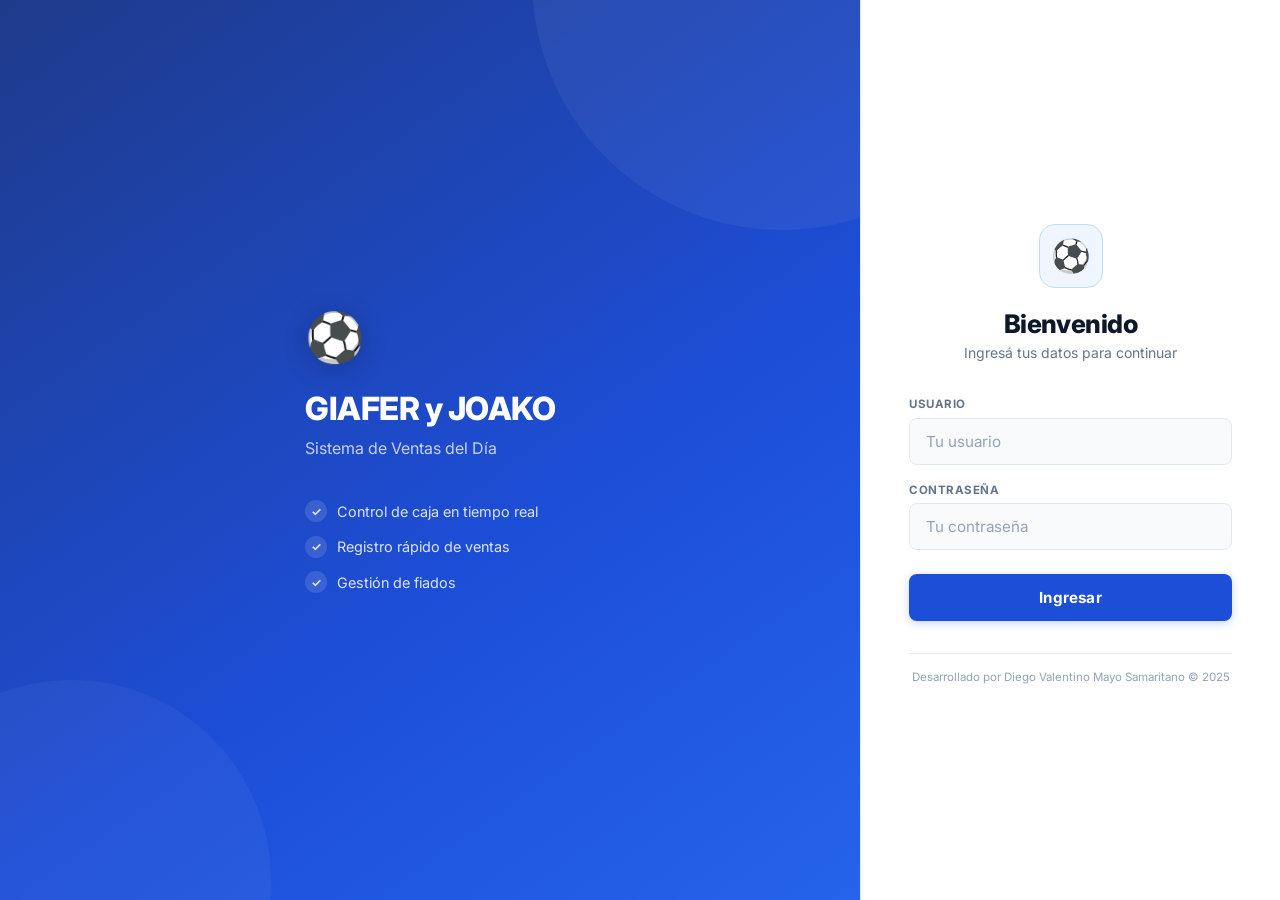
<file: index.html>
<!DOCTYPE html>
<html lang="es">
<head>
  <meta charset="UTF-8">
  <meta name="viewport" content="width=device-width, initial-scale=1.0">
  <title>GIAFER y JOAKO — Tablero de Caja</title>
  <link rel="preconnect" href="https://fonts.googleapis.com">
  <link rel="preconnect" href="https://fonts.gstatic.com" crossorigin>
  <link href="https://fonts.googleapis.com/css2?family=Inter:wght@400;500;600;700;800&display=swap" rel="stylesheet">
  <link rel="stylesheet" href="css/index.css">
</head>
<body>

  <!-- ═══════════════════════════════════════════════════════
       BARRA DE NAVEGACIÓN PRINCIPAL (compartida en todas las páginas)
       ═══════════════════════════════════════════════════════ -->
  <nav class="navbar" role="navigation" aria-label="Navegación principal">
    <div class="navbar-brand">
      <span aria-hidden="true">🛖</span>
      <span>GIAFER y JOAKO</span>
    </div>

    <!-- Botón hamburguesa para móvil -->
    <button
      id="navToggle"
      class="nav-toggle"
      aria-label="Abrir menú"
      aria-expanded="false"
      aria-controls="navbarMenu"
    >☰</button>

    <!-- Menú de navegación (se despliega en móvil) -->
    <div id="navbarMenu" class="navbar-menu">
      <a href="index.html"  class="nav-link"> Caja</a>
      <a href="ventas.html" class="nav-link"> Ventas</a>
      <a href="deudas.html" class="nav-link"> Fiados</a>
      <button id="logoutBtn" class="btn-logout"> Salir</button>
    </div>
  </nav>

  <!-- ═══════════════════════════════════════════════════════
       CONTENIDO PRINCIPAL
       ═══════════════════════════════════════════════════════ -->
  <main class="main-content" id="dashboardSection">

    <header class="page-header">
      <h2 class="page-title">Tablero de Caja</h2>
      <p class="page-subtitle">
        Resumen en tiempo real de los ingresos del Dia Sabado.
      </p>
    </header>

    <!-- ─── GRID DE BILLETERAS ─── -->
    <!-- Cada tarjeta muestra el total acumulado por método de pago -->
    <section class="wallets-grid" aria-label="Resumen de billeteras">

      <!-- Efectivo -->
      <div class="wallet-card wallet-card--efectivo">
        <div class="wallet-icon"><img src="img/sol.png" alt="Soles" style="width: 80px;"></div>
        <div class="wallet-info">
          <p class="wallet-amount" id="walletEfectivo">S/ 0.00</p>
        </div>
      </div>

      <!-- Yape -->
      <div class="wallet-card wallet-card--yape">
        <div class="wallet-icon"> <img src="img/yape.png" alt="Yape" style="width: 80px;"></div>
        <div class="wallet-info">
          <p class="wallet-amount" id="walletYape">S/ 0.00</p>
        </div>
      </div>

      <!-- Plin -->
      <div class="wallet-card wallet-card--plin">
        <div class="wallet-icon"><img src="img/plin.png" alt="PLIN" style="width: 80px;"></div>
        <div class="wallet-info">
          <p class="wallet-amount" id="walletPlin">S/ 0.00</p>
        </div>
      </div>

      <!-- Por Cobrar (fiados pendientes) -->
      <div class="wallet-card wallet-card--receivable">
        <div class="wallet-icon"><img src="img/deuda.png" alt="Deuda" style="width: 80px;"></div>
        <div class="wallet-info">
          <p class="wallet-amount" id="walletReceivable">S/ 0.00</p>
        </div>
      </div>

    </section>

    <!-- ─── BARRA DE TOTALES ─── -->
    <section class="totals-bar" aria-label="Total de caja">
      <div class="totals-bar-inner">
        <div class="total-block">
          <span class="total-label"><img src="img/sol.png" alt="Soles" style="width: 15px;"> Monto Total </span>
          <span class="total-amount" id="walletTotal">S/ 0.00</span>
        </div>
        <div class="total-block total-block--secondary">
          <span class="total-label">📦 Movimientos</span>
          <span class="total-amount" id="txCount">0 ventas</span>
        </div>
      </div>
    </section>

    <!-- ─── BOTÓN DE CIERRE DE CAJA ─── -->
    <section class="cierre-section">
      <button id="closeCajaBtn" class="btn-cierre" aria-label="Cerrar caja del día">
        Cerrar Caja 
      </button>
      <p class="cierre-hint">
        Muestra el resumen final y resetea las billeteras para una nueva jornada.
        Los fiados pendientes se conservan.
      </p>
    </section>

    <!-- ─── HISTORIAL DE MOVIMIENTOS ─── -->
    <section class="historial-section" aria-label="Historial de movimientos">
      <h3 class="section-title">Historial de Movimientos</h3>
      <!-- app.js → renderTransactionHistory() llenará este contenedor -->
      <div id="historialContainer" class="historial-list">
        <p class="empty-msg">📭 No hay movimientos en esta sesión.</p>
      </div>
    </section>

  </main><!-- /main-content -->

  <script src="js/app.js"></script>
</body>
</html>
</file>
<file: css/index.css>
/* ============================================================
   GIAFER y JOAKO — index.css  |  Light Mode
   ============================================================ */

@import url('https://fonts.googleapis.com/css2?family=Inter:wght@400;500;600;700;800&display=swap');

:root {
  --bg:           #F8FAFC;
  --surface:      #FFFFFF;
  --surface-2:    #F1F5F9;
  --border:       #E2E8F0;
  --border-2:     #CBD5E1;
  --accent:       #1D4ED8;
  --accent-h:     #1E40AF;
  --accent-lt:    #EFF6FF;
  --t1:           #0F172A;
  --t2:           #64748B;
  --t3:           #94A3B8;
  --color-efectivo:   #059669;
  --color-yape:       #7C3AED;
  --color-plin:       #2563EB;
  --color-fiado:      #D97706;
  --color-success:    #059669;
  --color-warning:    #D97706;
  --color-danger:     #DC2626;
  --color-info:       #2563EB;
  --radius:       14px;
  --radius-sm:    9px;
  --radius-xs:    6px;
  --shadow:       0 1px 3px rgba(0,0,0,.05), 0 4px 16px rgba(0,0,0,.06);
  --shadow-focus: 0 0 0 3px rgba(29,78,216,.15);
  --navbar-height: 60px;
}

*, *::before, *::after { box-sizing: border-box; margin: 0; padding: 0; }

body {
  font-family:  'Inter', system-ui, sans-serif;
  background:   var(--bg);
  color:        var(--t1);
  min-height:   100vh;
  -webkit-tap-highlight-color: transparent;
}

/* ── NAVBAR ── */
.navbar {
  position:        sticky;
  top:             0;
  z-index:         100;
  height:          var(--navbar-height);
  display:         flex;
  align-items:     center;
  justify-content: space-between;
  padding:         0 1.5rem;
  background:      rgba(255,255,255,.95);
  backdrop-filter: blur(12px);
  -webkit-backdrop-filter: blur(12px);
  border-bottom:   1px solid var(--border);
  box-shadow:      0 1px 0 var(--border);
}

.navbar-brand {
  display:     flex;
  align-items: center;
  gap:         .5rem;
  font-size:   1rem;
  font-weight: 700;
  color:       var(--t1);
  letter-spacing: -.2px;
  white-space: nowrap;
}

.nav-toggle {
  display:       none;
  background:    none;
  border:        1px solid var(--border);
  border-radius: var(--radius-xs);
  color:         var(--t2);
  font-size:     1.1rem;
  padding:       .3rem .6rem;
  cursor:        pointer;
}

.navbar-menu { display: flex; align-items: center; gap: .15rem; }

.nav-link {
  display:         inline-block;
  padding:         .4rem .85rem;
  border-radius:   var(--radius-xs);
  color:           var(--t2);
  text-decoration: none;
  font-size:       .875rem;
  font-weight:     500;
  transition:      color .15s, background .15s;
}
.nav-link:hover  { color: var(--t1); background: var(--surface-2); }
.nav-link.active { color: var(--accent); background: var(--accent-lt); font-weight: 600; }

.btn-logout {
  margin-left:   .5rem;
  padding:       .4rem .85rem;
  background:    transparent;
  border:        1px solid var(--border-2);
  border-radius: var(--radius-xs);
  color:         var(--t2);
  font-size:     .82rem;
  font-family:   inherit;
  cursor:        pointer;
  transition:    all .15s;
}
.btn-logout:hover { border-color: var(--color-danger); color: var(--color-danger); }

@media (max-width: 600px) {
  .nav-toggle { display: block; }
  .navbar-menu {
    display:        none;
    position:       absolute;
    top:            var(--navbar-height);
    left: 0; right: 0;
    background:     #fff;
    border-bottom:  1px solid var(--border);
    flex-direction: column;
    align-items:    stretch;
    padding:        .6rem;
    gap:            .15rem;
    box-shadow:     0 8px 24px rgba(0,0,0,.1);
  }
  .navbar-menu.open { display: flex; }
  .nav-link, .btn-logout { padding: .75rem 1rem; font-size: .9rem; margin: 0; text-align: left; }
}

/* ── LAYOUT ── */
.main-content {
  max-width: 900px;
  margin:    0 auto;
  padding:   2rem 1.5rem 4rem;
}

.page-header { margin-bottom: 1.75rem; }

.page-title {
  font-size:      1.65rem;
  font-weight:    800;
  color:          var(--t1);
  letter-spacing: -.4px;
}

.page-subtitle {
  font-size:  .875rem;
  color:      var(--t2);
  margin-top: .35rem;
  line-height: 1.5;
}

.section-title {
  font-size:      .78rem;
  font-weight:    700;
  color:          var(--t2);
  text-transform: uppercase;
  letter-spacing: .6px;
  margin-bottom:  1rem;
  padding-bottom: .75rem;
  border-bottom:  1px solid var(--border);
}

/* ── GRID BILLETERAS ── */
.wallets-grid {
  display:               grid;
  grid-template-columns: repeat(2, 1fr);
  gap:                   .85rem;
  margin-bottom:         1rem;
}

.wallet-card {
  display:        flex;
  align-items:    center;
  gap:            .9rem;
  background:     var(--surface);
  border:         1px solid var(--border);
  border-left:    4px solid var(--border);
  border-radius:  var(--radius);
  padding:        1.25rem 1rem;
  box-shadow:     var(--shadow);
  transition:     transform .15s, box-shadow .15s;
}
.wallet-card:hover { transform: translateY(-2px); box-shadow: 0 4px 20px rgba(0,0,0,.09); }

.wallet-card--efectivo   { border-left-color: var(--color-efectivo); }
.wallet-card--yape       { border-left-color: var(--color-yape); }
.wallet-card--plin       { border-left-color: var(--color-plin); }
.wallet-card--receivable { border-left-color: var(--color-fiado); }

.wallet-icon {
  flex-shrink: 0;
  line-height: 1;
}

.wallet-icon img {
  width:      56px !important;
  height:     56px;
  object-fit: contain;
}

.wallet-info { display: flex; flex-direction: column; gap: .15rem; min-width: 0; }

.wallet-label {
  font-size:      .7rem;
  color:          var(--t2);
  font-weight:    600;
  text-transform: uppercase;
  letter-spacing: .4px;
}

.wallet-amount {
  font-size:      1.4rem;
  font-weight:    800;
  color:          var(--t1);
  letter-spacing: -.5px;
  white-space:    nowrap;
}

/* ── BARRA TOTALES ── */
.totals-bar {
  background:    var(--surface);
  border:        1px solid var(--border);
  border-radius: var(--radius);
  padding:       1rem 1.25rem;
  margin-bottom: 1.25rem;
  box-shadow:    var(--shadow);
}

.totals-bar-inner {
  display:         flex;
  justify-content: space-between;
  align-items:     center;
  flex-wrap:       wrap;
  gap:             .75rem;
}

.total-block { display: flex; flex-direction: column; gap: .2rem; }

.total-label {
  font-size:   .78rem;
  color:       var(--t2);
  font-weight: 500;
  display:     flex;
  align-items: center;
  gap:         .35rem;
}

.total-label img { width: 14px !important; height: 14px; object-fit: contain; }

.total-amount {
  font-size:      1.5rem;
  font-weight:    800;
  color:          var(--color-success);
  letter-spacing: -.4px;
}

.total-block--secondary .total-amount {
  font-size:   1.1rem;
  font-weight: 700;
  color:       var(--t2);
}

/* ── CIERRE DE CAJA ── */
.cierre-section {
  text-align:    center;
  margin-bottom: 1.75rem;
}

.btn-cierre {
  padding:        .8rem 2rem;
  background:     transparent;
  border:         1.5px solid var(--color-warning);
  border-radius:  var(--radius-sm);
  color:          var(--color-warning);
  font-size:      .9rem;
  font-weight:    700;
  font-family:    inherit;
  cursor:         pointer;
  letter-spacing: .2px;
  transition:     all .15s;
}
.btn-cierre:hover  { background: var(--color-warning); color: #fff; }
.btn-cierre:active { transform: scale(.97); }

.cierre-hint {
  font-size:   .78rem;
  color:       var(--t3);
  margin-top:  .55rem;
  max-width:   400px;
  margin-left: auto;
  margin-right: auto;
  line-height: 1.5;
}

/* ── HISTORIAL ── */
.historial-section {
  background:    var(--surface);
  border:        1px solid var(--border);
  border-radius: var(--radius);
  padding:       1.25rem 1.25rem 1rem;
  box-shadow:    var(--shadow);
}

.historial-list {
  display:        flex;
  flex-direction: column;
  max-height:     500px;
  overflow-y:     auto;
  -webkit-overflow-scrolling: touch;
}

.historial-list::-webkit-scrollbar       { width: 4px; }
.historial-list::-webkit-scrollbar-track { background: transparent; }
.historial-list::-webkit-scrollbar-thumb { background: var(--border-2); border-radius: 4px; }

/* Fila de transacción */
.tx-item {
  display:       flex;
  align-items:   center;
  gap:           .85rem;
  padding:       .75rem .5rem;
  border-bottom: 1px solid var(--border);
  transition:    background .12s;
  border-radius: var(--radius-xs);
}
.tx-item:last-child  { border-bottom: none; }
.tx-item:hover       { background: var(--surface-2); }

.method-icon {
  width:      22px;
  height:     22px;
  object-fit: contain;
  display:    block;
}

.tx-badge {
  width:           38px;
  height:          38px;
  border-radius:   var(--radius-xs);
  display:         flex;
  align-items:     center;
  justify-content: center;
  flex-shrink:     0;
}

.method-efectivo { background: #D1FAE5; }
.method-yape     { background: #EDE9FE; }
.method-plin     { background: #DBEAFE; }
.method-fiado    { background: #FEF3C7; }

.tx-body { flex: 1; display: flex; flex-direction: column; gap: .1rem; min-width: 0; }

.tx-desc {
  font-size:     .9rem;
  color:         var(--t1);
  font-weight:   500;
  white-space:   nowrap;
  overflow:      hidden;
  text-overflow: ellipsis;
}

.tx-meta { font-size: .72rem; color: var(--t3); }

.tx-amount {
  font-size:   .95rem;
  font-weight: 700;
  flex-shrink: 0;
  white-space: nowrap;
}

.tx-amount--positive { color: var(--color-success); }
.tx-amount--fiado    { color: var(--color-fiado); }

.empty-msg {
  text-align: center;
  color:      var(--t3);
  font-size:  .875rem;
  padding:    2rem;
}

@media (max-width: 380px) {
  .wallet-amount    { font-size: 1.1rem; }
  .wallet-icon img  { width: 44px !important; }
  .wallet-card      { padding: .9rem .75rem; gap: .6rem; }
}
</file>
<file: css/deudas.css>
/* ============================================================
   GIAFER y JOAKO — deudas.css  |  Light Mode
   ============================================================ */

@import url('https://fonts.googleapis.com/css2?family=Inter:wght@400;500;600;700;800&display=swap');

:root {
  --bg:           #F8FAFC;
  --surface:      #FFFFFF;
  --surface-2:    #F1F5F9;
  --border:       #E2E8F0;
  --border-2:     #CBD5E1;
  --accent:       #1D4ED8;
  --accent-h:     #1E40AF;
  --accent-lt:    #EFF6FF;
  --t1:           #0F172A;
  --t2:           #64748B;
  --t3:           #94A3B8;
  --color-efectivo:   #059669;
  --color-yape:       #7C3AED;
  --color-plin:       #2563EB;
  --color-fiado:      #D97706;
  --color-success:    #059669;
  --color-warning:    #D97706;
  --color-danger:     #DC2626;
  --color-info:       #2563EB;
  --radius:       14px;
  --radius-sm:    9px;
  --radius-xs:    6px;
  --shadow:       0 1px 3px rgba(0,0,0,.05), 0 4px 16px rgba(0,0,0,.06);
  --shadow-focus: 0 0 0 3px rgba(29,78,216,.12);
  --navbar-height: 60px;
}

*, *::before, *::after { box-sizing: border-box; margin: 0; padding: 0; }

body {
  font-family:  'Inter', system-ui, sans-serif;
  background:   var(--bg);
  color:        var(--t1);
  min-height:   100vh;
  -webkit-tap-highlight-color: transparent;
}

/* ── NAVBAR ── */
.navbar {
  position:        sticky;
  top:             0;
  z-index:         100;
  height:          var(--navbar-height);
  display:         flex;
  align-items:     center;
  justify-content: space-between;
  padding:         0 1.5rem;
  background:      rgba(255,255,255,.95);
  backdrop-filter: blur(12px);
  -webkit-backdrop-filter: blur(12px);
  border-bottom:   1px solid var(--border);
}

.navbar-brand {
  display:     flex;
  align-items: center;
  gap:         .5rem;
  font-size:   1rem;
  font-weight: 700;
  color:       var(--t1);
  letter-spacing: -.2px;
  white-space: nowrap;
}

.nav-toggle {
  display:       none;
  background:    none;
  border:        1px solid var(--border);
  border-radius: var(--radius-xs);
  color:         var(--t2);
  font-size:     1.1rem;
  padding:       .3rem .6rem;
  cursor:        pointer;
  line-height:   1;
}

.navbar-menu { display: flex; align-items: center; gap: .15rem; }

.nav-link {
  display:         inline-block;
  padding:         .4rem .85rem;
  border-radius:   var(--radius-xs);
  color:           var(--t2);
  text-decoration: none;
  font-size:       .875rem;
  font-weight:     500;
  transition:      color .15s, background .15s;
}
.nav-link:hover  { color: var(--t1); background: var(--surface-2); }
.nav-link.active { color: var(--accent); background: var(--accent-lt); font-weight: 600; }

.btn-logout {
  margin-left:   .5rem;
  padding:       .4rem .85rem;
  background:    transparent;
  border:        1px solid var(--border-2);
  border-radius: var(--radius-xs);
  color:         var(--t2);
  font-size:     .82rem;
  font-family:   inherit;
  cursor:        pointer;
  transition:    all .15s;
}
.btn-logout:hover { border-color: var(--color-danger); color: var(--color-danger); }

@media (max-width: 600px) {
  .nav-toggle { display: block; }
  .navbar-menu {
    display:        none;
    position:       absolute;
    top:            var(--navbar-height);
    left: 0; right: 0;
    background:     #fff;
    border-bottom:  1px solid var(--border);
    flex-direction: column;
    align-items:    stretch;
    padding:        .6rem;
    gap:            .15rem;
    box-shadow:     0 8px 24px rgba(0,0,0,.1);
  }
  .navbar-menu.open { display: flex; }
  .nav-link, .btn-logout { padding: .75rem 1rem; font-size: .9rem; margin: 0; text-align: left; }
}

/* ── LAYOUT ── */
.main-content {
  max-width: 820px;
  margin:    0 auto;
  padding:   2rem 1.5rem 4rem;
}

.page-header { margin-bottom: 1.75rem; }

.page-title {
  font-size:      1.65rem;
  font-weight:    800;
  color:          var(--t1);
  letter-spacing: -.4px;
}

.page-subtitle {
  font-size:  .875rem;
  color:      var(--t2);
  margin-top: .35rem;
  line-height: 1.5;
}

.section-title {
  font-size:      .78rem;
  font-weight:    700;
  color:          var(--t2);
  text-transform: uppercase;
  letter-spacing: .6px;
  margin-bottom:  1rem;
  padding-bottom: .7rem;
  border-bottom:  1px solid var(--border);
}

.section-hint { font-size: .75rem; font-weight: 400; color: var(--t3); }

/* ── FORMULARIO NUEVO DEUDOR ── */
.form-section {
  background:    var(--surface);
  border:        1px solid var(--border);
  border-radius: var(--radius);
  padding:       1.5rem;
  margin-bottom: 1.25rem;
  box-shadow:    var(--shadow);
}

.form-row {
  display:     flex;
  align-items: flex-end;
  gap:         .75rem;
}

.form-group--grow { flex: 1; }

.form-group {
  display:        flex;
  flex-direction: column;
  gap:            .4rem;
}

.form-group label {
  font-size:      .7rem;
  font-weight:    700;
  color:          var(--t2);
  text-transform: uppercase;
  letter-spacing: .5px;
}

.form-group input {
  width:         100%;
  padding:       .8rem 1rem;
  background:    var(--surface-2);
  border:        1.5px solid var(--border);
  border-radius: var(--radius-sm);
  color:         var(--t1);
  font-size:     .95rem;
  font-family:   inherit;
  outline:       none;
  transition:    border-color .15s, box-shadow .15s;
}
.form-group input::placeholder { color: var(--t3); }
.form-group input:focus {
  border-color: var(--accent);
  background:   #fff;
  box-shadow:   var(--shadow-focus);
}

.btn-add-debtor {
  padding:       .8rem 1.4rem;
  background:    var(--accent);
  border:        none;
  border-radius: var(--radius-sm);
  color:         #fff;
  font-size:     .9rem;
  font-weight:   700;
  font-family:   inherit;
  cursor:        pointer;
  white-space:   nowrap;
  flex-shrink:   0;
  transition:    background .15s, transform .12s;
  box-shadow:    0 2px 8px rgba(29,78,216,.2);
}
.btn-add-debtor:hover  { background: var(--accent-h); }
.btn-add-debtor:active { transform: scale(.97); }

@media (max-width: 520px) {
  .form-row { flex-direction: column; align-items: stretch; }
  .btn-add-debtor { width: 100%; }
}

/* ── LISTA DEUDORES ── */
.debtors-list { display: flex; flex-direction: column; gap: .85rem; }

/* ── TARJETA DEUDOR ── */
.debtor-card {
  background:        var(--surface);
  border:            1px solid var(--border);
  border-left:       4px solid var(--border);
  border-radius:     var(--radius);
  padding:           1.25rem;
  box-shadow:        var(--shadow);
}

.debtor-card--active { border-left-color: var(--color-fiado); }
.debtor-card--clear  { border-left-color: var(--color-success); }

.debtor-card-header {
  display:         flex;
  justify-content: space-between;
  align-items:     flex-start;
  gap:             .75rem;
  margin-bottom:   1rem;
}

.debtor-id-block { flex: 1; min-width: 0; }

.debtor-card-name {
  font-size:     1.05rem;
  font-weight:   700;
  color:         var(--t1);
  white-space:   nowrap;
  overflow:      hidden;
  text-overflow: ellipsis;
}

.debtor-card-since { font-size: .72rem; color: var(--t3); margin-top: .15rem; }

.debtor-card-balance {
  flex-shrink:   0;
  text-align:    right;
  font-size:     .85rem;
  border-radius: var(--radius-sm);
  padding:       .4rem .75rem;
}

.balance--active {
  background: #FEF3C7;
  color:      var(--color-fiado);
  border:     1px solid #FDE68A;
  line-height: 1.4;
}
.balance--active strong { display: block; font-size: 1rem; font-weight: 800; }

.balance--clear {
  background: #D1FAE5;
  color:      var(--color-success);
  border:     1px solid #A7F3D0;
  font-weight: 600;
}

/* ── FORMULARIO DE ABONO ── */
.payment-form {
  background:    var(--surface-2);
  border:        1px solid var(--border);
  border-radius: var(--radius-sm);
  padding:       1rem;
  margin-bottom: 1rem;
}

.payment-form-title {
  font-size:     .82rem;
  font-weight:   600;
  color:         var(--t2);
  margin-bottom: .75rem;
}

.payment-form-row {
  display:               grid;
  grid-template-columns: 1fr 1fr;
  gap:                   .75rem;
  margin-bottom:         .75rem;
}

.form-field { display: flex; flex-direction: column; gap: .35rem; }

.form-field label {
  font-size:      .7rem;
  font-weight:    700;
  color:          var(--t2);
  text-transform: uppercase;
  letter-spacing: .3px;
}

.input-payment {
  width:         100%;
  padding:       .7rem .9rem;
  background:    #fff;
  border:        1.5px solid var(--border);
  border-radius: var(--radius-sm);
  color:         var(--t1);
  font-size:     .95rem;
  font-family:   inherit;
  outline:       none;
  transition:    border-color .15s, box-shadow .15s;
}
.input-payment::placeholder { color: var(--t3); }
.input-payment:focus {
  border-color: var(--color-efectivo);
  box-shadow:   0 0 0 3px rgba(5,150,105,.12);
}

/* Method picker (abono) */
.method-picker { display: flex; gap: .5rem; }

.method-btn {
  display:        flex;
  flex-direction: column;
  align-items:    center;
  gap:            4px;
  padding:        .5rem .65rem;
  border:         1.5px solid var(--border-2);
  border-radius:  var(--radius-sm);
  background:     #fff;
  color:          var(--t2);
  cursor:         pointer;
  font-size:      .68rem;
  font-weight:    600;
  font-family:    inherit;
  transition:     all .15s;
  flex:           1;
}
.method-btn img { width: 26px; height: 26px; object-fit: contain; }
.method-btn:hover { border-color: var(--accent); color: var(--accent); }
.method-btn--active {
  border-color: var(--accent);
  background:   var(--accent-lt);
  color:        var(--accent);
}

.btn-pay {
  width:          100%;
  padding:        .8rem;
  background:     var(--color-success);
  border:         none;
  border-radius:  var(--radius-sm);
  color:          #fff;
  font-size:      .9rem;
  font-weight:    700;
  font-family:    inherit;
  cursor:         pointer;
  transition:     background .15s, transform .12s;
}
.btn-pay:hover  { background: #047857; }
.btn-pay:active { transform: scale(.98); }

/* ── HISTORIAL ABONOS ── */
.abonos-history {
  border-top:    1px solid var(--border);
  padding-top:   .9rem;
  margin-bottom: .9rem;
}

.history-label {
  font-size:      .68rem;
  font-weight:    700;
  color:          var(--t3);
  text-transform: uppercase;
  letter-spacing: .4px;
  margin-bottom:  .5rem;
}

.abono-row {
  display:       flex;
  align-items:   center;
  gap:           .6rem;
  padding:       .45rem 0;
  border-bottom: 1px solid var(--border);
  font-size:     .82rem;
}
.abono-row:last-child { border-bottom: none; }

.method-icon {
  width:  18px;
  height: 18px;
  object-fit: contain;
  display: inline-block;
  vertical-align: middle;
}

.abono-method { color: var(--t2); flex-shrink: 0; min-width: 80px; display: flex; align-items: center; gap: .3rem; }
.abono-amount { font-weight: 700; color: var(--color-success); flex-shrink: 0; }
.abono-date   { color: var(--t3); font-size: .72rem; margin-left: auto; text-align: right; }

/* ── PIE TARJETA ── */
.debtor-card-footer {
  display:         flex;
  justify-content: flex-end;
  border-top:      1px solid var(--border);
  padding-top:     .85rem;
  margin-top:      .25rem;
}

.btn-delete-debtor {
  padding:       .4rem .85rem;
  background:    transparent;
  border:        1px solid var(--border-2);
  border-radius: var(--radius-xs);
  color:         var(--t3);
  font-size:     .78rem;
  font-family:   inherit;
  cursor:        pointer;
  transition:    all .15s;
}
.btn-delete-debtor:hover { border-color: var(--color-danger); color: var(--color-danger); }

/* ── ESTADO VACÍO ── */
.empty-msg {
  text-align:    center;
  color:         var(--t3);
  font-size:     .875rem;
  padding:       2.5rem;
  background:    var(--surface);
  border:        1px solid var(--border);
  border-radius: var(--radius);
}

.hidden { display: none !important; }

/* ── RESPONSIVE ── */
@media (max-width: 520px) {
  .payment-form-row { grid-template-columns: 1fr; }
  .debtor-card-header { flex-direction: column; }
  .debtor-card-balance { align-self: flex-start; }
  .debtor-card-name { white-space: normal; }
}
</file>
<file: css/login.css>
/* ============================================================
   GIAFER y JOAKO — login.css  |  Light Mode
   ============================================================ */

@import url('https://fonts.googleapis.com/css2?family=Inter:wght@400;500;600;700;800&display=swap');

:root {
  --accent:     #1D4ED8;
  --accent-h:   #1E40AF;
  --accent-lt:  #EFF6FF;
  --t1:         #0F172A;
  --t2:         #64748B;
  --t3:         #94A3B8;
  --border:     #E2E8F0;
  --red:        #DC2626;
  --red-bg:     #FEF2F2;
  --r:          12px;
  --r-sm:       8px;
}

*, *::before, *::after { box-sizing: border-box; margin: 0; padding: 0; }

body {
  font-family: 'Inter', system-ui, sans-serif;
  min-height:  100vh;
  display:     flex;
  background:  #F8FAFC;
  color:       var(--t1);
  -webkit-tap-highlight-color: transparent;
}

/* ── PANTALLA SPLIT ── */
.login-screen {
  display:   flex;
  width:     100%;
  min-height: 100vh;
  animation: fadeIn .4s ease both;
}

@keyframes fadeIn {
  from { opacity: 0; transform: translateY(10px); }
  to   { opacity: 1; transform: translateY(0); }
}

/* ── PANEL IZQUIERDO ── */
.login-panel {
  flex:       1;
  display:    flex;
  align-items: center;
  justify-content: center;
  background:  linear-gradient(145deg, #1e3a8a 0%, #1D4ED8 60%, #2563EB 100%);
  padding:     3rem 2.5rem;
  position:    relative;
  overflow:    hidden;
}

.login-panel::before {
  content:   '';
  position:  absolute;
  top:       -30%;
  right:     -20%;
  width:     500px;
  height:    500px;
  border-radius: 50%;
  background: rgba(255,255,255,.05);
  pointer-events: none;
}

.login-panel::after {
  content:   '';
  position:  absolute;
  bottom:    -20%;
  left:      -15%;
  width:     400px;
  height:    400px;
  border-radius: 50%;
  background: rgba(255,255,255,.04);
  pointer-events: none;
}

.login-panel-inner {
  position: relative;
  z-index:  1;
  color:    #fff;
  max-width: 340px;
}

.login-panel-logo {
  font-size:    3rem;
  margin-bottom: 1.5rem;
  display:      block;
  filter: drop-shadow(0 4px 12px rgba(0,0,0,.2));
}

.login-panel-title {
  font-size:      2rem;
  font-weight:    800;
  letter-spacing: -.5px;
  margin-bottom:  .5rem;
  line-height:    1.2;
}

.login-panel-sub {
  font-size:    1rem;
  opacity:      .75;
  margin-bottom: 2.5rem;
  line-height:  1.5;
}

.login-panel-features {
  list-style: none;
  display:    flex;
  flex-direction: column;
  gap:        .85rem;
}

.login-panel-features li {
  font-size:   .9rem;
  opacity:     .85;
  display:     flex;
  align-items: center;
  gap:         .65rem;
}

.login-panel-features li::before {
  content:      '✓';
  display:      inline-flex;
  align-items:  center;
  justify-content: center;
  width:        22px;
  height:       22px;
  border-radius: 50%;
  background:   rgba(255,255,255,.15);
  font-size:    .75rem;
  font-weight:  700;
  flex-shrink:  0;
}

/* ── PANEL DERECHO: FORMULARIO ── */
.login-card {
  width:           420px;
  min-width:       380px;
  flex-shrink:     0;
  display:         flex;
  flex-direction:  column;
  justify-content: center;
  padding:         3rem 3rem 2.5rem;
  background:      #fff;
  border-left:     1px solid var(--border);
}

/* ── HERO ── */
.login-hero {
  margin-bottom: 2.25rem;
  text-align:    center;
}

.login-logo-wrap {
  display:         inline-flex;
  align-items:     center;
  justify-content: center;
  width:           64px;
  height:          64px;
  border-radius:   16px;
  background:      var(--accent-lt);
  border:          1px solid #BFDBFE;
  margin-bottom:   1.25rem;
}

.login-logo { font-size: 2rem; line-height: 1; }

.login-title {
  font-size:      1.6rem;
  font-weight:    800;
  color:          var(--t1);
  letter-spacing: -.4px;
}

.login-subtitle {
  font-size:  .875rem;
  color:      var(--t2);
  margin-top: .35rem;
}

/* ── FORM ── */
.login-form { text-align: left; }

.form-group {
  margin-bottom: 1.1rem;
  display:       flex;
  flex-direction: column;
  gap:           .4rem;
}

.form-group label {
  font-size:      .72rem;
  font-weight:    700;
  color:          var(--t2);
  text-transform: uppercase;
  letter-spacing: .5px;
}

.form-group input {
  width:         100%;
  padding:       .825rem 1rem;
  background:    #F8FAFC;
  border:        1.5px solid var(--border);
  border-radius: var(--r-sm);
  color:         var(--t1);
  font-size:     .95rem;
  font-family:   inherit;
  outline:       none;
  transition:    border-color .15s, box-shadow .15s, background .15s;
}

.form-group input::placeholder { color: var(--t3); }

.form-group input:focus {
  border-color: var(--accent);
  background:   #fff;
  box-shadow:   0 0 0 3px rgba(29,78,216,.12);
}

.form-group input:-webkit-autofill,
.form-group input:-webkit-autofill:focus {
  -webkit-box-shadow: 0 0 0 100px #F8FAFC inset;
  -webkit-text-fill-color: var(--t1);
}

/* ── ERROR ── */
.error-msg {
  display:       flex;
  align-items:   center;
  gap:           .45rem;
  background:    var(--red-bg);
  border:        1px solid #FECACA;
  border-radius: var(--r-sm);
  color:         var(--red);
  font-size:     .82rem;
  padding:       .65rem .9rem;
  margin-bottom: 1rem;
  line-height:   1.4;
  animation:     errorIn .25s ease;
}

.error-msg::before { content: '⚠'; font-size: .9rem; }

@keyframes errorIn {
  from { opacity: 0; transform: translateY(-4px); }
  to   { opacity: 1; transform: translateY(0); }
}

.hidden { display: none !important; }

/* ── BOTÓN ── */
.btn-login {
  width:          100%;
  padding:        .9rem;
  background:     var(--accent);
  border:         none;
  border-radius:  var(--r-sm);
  color:          #fff;
  font-size:      .95rem;
  font-weight:    700;
  font-family:    inherit;
  letter-spacing: .2px;
  cursor:         pointer;
  margin-top:     .35rem;
  transition:     background .15s, transform .12s, box-shadow .15s;
  box-shadow:     0 2px 8px rgba(29,78,216,.25);
}

.btn-login:hover  { background: var(--accent-h); box-shadow: 0 4px 16px rgba(29,78,216,.35); }
.btn-login:active { transform: scale(.98); }

/* shake */
@keyframes shake {
  0%,100% { transform: translateX(0); }
  20%      { transform: translateX(-6px); }
  40%      { transform: translateX(6px); }
  60%      { transform: translateX(-4px); }
  80%      { transform: translateX(4px); }
}
.shake { animation: shake .45s ease; }

/* ── FOOTER ── */
.login-footer {
  margin-top:  2rem;
  font-size:   .72rem;
  color:       var(--t3);
  border-top:  1px solid var(--border);
  padding-top: 1rem;
  text-align:  center;
}

/* ── RESPONSIVE ── */
@media (max-width: 700px) {
  .login-panel { display: none; }
  .login-card  {
    width:     100%;
    min-width: 0;
    border:    none;
    padding:   2.5rem 1.5rem 2rem;
    justify-content: flex-start;
    padding-top: 3.5rem;
  }
}
</file>
<file: css/ventas.css>
/* ============================================================
   GIAFER y JOAKO — ventas.css  |  Light Mode
   ============================================================ */

@import url('https://fonts.googleapis.com/css2?family=Inter:wght@400;500;600;700;800&display=swap');

:root {
  --bg:        #F8FAFC;
  --surface:   #FFFFFF;
  --surface-2: #F1F5F9;
  --border:    #E2E8F0;
  --border-2:  #CBD5E1;
  --accent:    #1D4ED8;
  --accent-h:  #1E40AF;
  --accent-lt: #EFF6FF;
  --t1:        #0F172A;
  --t2:        #64748B;
  --t3:        #94A3B8;
  --green:     #059669;
  --green-bg:  #D1FAE5;
  --purple:    #7C3AED;
  --purple-bg: #EDE9FE;
  --blue:      #2563EB;
  --blue-bg:   #DBEAFE;
  --amber:     #D97706;
  --amber-bg:  #FEF3C7;
  --red:       #DC2626;
  --r:         14px;
  --r-sm:      9px;
  --r-pill:    999px;
  --shadow:    0 1px 3px rgba(0,0,0,.05), 0 4px 16px rgba(0,0,0,.06);
  --nav-h:     60px;
}

*, *::before, *::after { box-sizing: border-box; margin: 0; padding: 0; }

body {
  font-family: 'Inter', system-ui, sans-serif;
  background:  var(--bg);
  color:       var(--t1);
  min-height:  100vh;
  -webkit-tap-highlight-color: transparent;
}

/* ── NAVBAR ── */
.navbar {
  position:        sticky;
  top:             0;
  z-index:         99;
  height:          var(--nav-h);
  display:         flex;
  align-items:     center;
  justify-content: space-between;
  padding:         0 1.5rem;
  background:      rgba(255,255,255,.95);
  backdrop-filter: blur(12px);
  -webkit-backdrop-filter: blur(12px);
  border-bottom:   1px solid var(--border);
}

.navbar-brand {
  display:     flex;
  align-items: center;
  gap:         .5rem;
  font-size:   1rem;
  font-weight: 700;
  color:       var(--t1);
  letter-spacing: -.2px;
}

.brand-icon { font-size: 1.15rem; }
.brand-text { font-size: 1rem; font-weight: 700; }

.nav-toggle {
  display:        none;
  flex-direction: column;
  justify-content: center;
  gap:            5px;
  background:     none;
  border:         none;
  cursor:         pointer;
  padding:        6px;
}
.nav-toggle span { display: block; width: 20px; height: 2px; background: var(--t2); border-radius: 2px; }

.navbar-menu { display: flex; align-items: center; gap: .15rem; }

.nav-link {
  padding:         .4rem .85rem;
  border-radius:   var(--r-sm);
  color:           var(--t2);
  text-decoration: none;
  font-size:       .875rem;
  font-weight:     500;
  transition:      color .15s, background .15s;
}
.nav-link:hover  { color: var(--t1); background: var(--surface-2); }
.nav-link.active { color: var(--accent); background: var(--accent-lt); font-weight: 600; }

.btn-logout {
  margin-left:   .5rem;
  padding:       .38rem .85rem;
  background:    transparent;
  border:        1px solid var(--border-2);
  border-radius: var(--r-sm);
  color:         var(--t2);
  font-size:     .82rem;
  font-family:   inherit;
  cursor:        pointer;
  transition:    all .15s;
}
.btn-logout:hover { border-color: var(--red); color: var(--red); }

@media (max-width: 580px) {
  .nav-toggle { display: flex; }
  .navbar-menu {
    display: none; position: absolute;
    top: var(--nav-h); left: 0; right: 0;
    background: #fff;
    border-bottom: 1px solid var(--border);
    flex-direction: column; align-items: stretch;
    padding: .6rem; gap: .15rem;
    box-shadow: 0 8px 24px rgba(0,0,0,.1);
  }
  .navbar-menu.open { display: flex; }
  .nav-link, .btn-logout { padding: .75rem 1rem; font-size: .9rem; margin: 0; text-align: left; }
}

/* ── LAYOUT ── */
.main-content {
  max-width: 680px;
  margin:    0 auto;
  padding:   2rem 1.25rem 5rem;
  display:   flex;
  flex-direction: column;
  gap:       1rem;
}

.page-header { padding: 0 .1rem; }

.page-title {
  font-size:      1.5rem;
  font-weight:    800;
  color:          var(--t1);
  letter-spacing: -.4px;
}

/* ── CARD ── */
.card {
  background:    var(--surface);
  border:        1px solid var(--border);
  border-radius: var(--r);
  box-shadow:    var(--shadow);
  overflow:      hidden;
}

.card form {
  padding: 1.5rem;
  display: flex;
  flex-direction: column;
  gap: 1.25rem;
}

/* ── LABELS / INPUTS ── */
.field-label {
  display:        block;
  font-size:      .7rem;
  font-weight:    700;
  text-transform: uppercase;
  letter-spacing: .5px;
  color:          var(--t2);
  margin-bottom:  .4rem;
}

.field-input {
  width:         100%;
  padding:       .8rem 1rem;
  background:    var(--surface-2);
  border:        1.5px solid var(--border);
  border-radius: var(--r-sm);
  color:         var(--t1);
  font-size:     .95rem;
  font-family:   inherit;
  outline:       none;
  transition:    border-color .15s, box-shadow .15s;
  appearance:    none;
  -webkit-appearance: none;
}
.field-input::placeholder { color: var(--t3); }
.field-input:focus {
  border-color: var(--accent);
  background:   #fff;
  box-shadow:   0 0 0 3px rgba(29,78,216,.1);
}
.field-input option { background: #fff; color: var(--t1); }

.field-block { display: flex; flex-direction: column; }

/* ── CERVEZAS ── */
.cerv-selector {
  background:    var(--surface-2);
  border:        1.5px solid var(--border);
  border-radius: var(--r-sm);
  padding:       1rem 1.1rem;
}

.cerv-selector-label {
  font-size:      .7rem;
  font-weight:    700;
  text-transform: uppercase;
  letter-spacing: .5px;
  color:          var(--t2);
  margin-bottom:  .7rem;
}

.brand-row {
  display: grid;
  grid-template-columns: repeat(3, 1fr);
  gap:     .5rem;
}

.brand-btn {
  display:         flex;
  flex-direction:  column;
  align-items:     center;
  justify-content: center;
  gap:             .3rem;
  padding:         .75rem .5rem;
  background:      #fff;
  border:          1.5px solid var(--border);
  border-radius:   var(--r-sm);
  cursor:          pointer;
  font-family:     inherit;
  transition:      all .15s;
  text-align:      center;
}
.brand-btn-icon { font-size: 1.4rem; line-height: 1; }
.brand-btn-name { font-size: .82rem; font-weight: 600; color: var(--t2); transition: color .15s; }

.brand-btn:hover {
  border-color: var(--amber);
  background:   var(--amber-bg);
}
.brand-btn:hover .brand-btn-name { color: var(--amber); }

.brand-btn--active {
  border-color: var(--amber) !important;
  background:   var(--amber-bg) !important;
  box-shadow:   0 0 0 3px rgba(217,119,6,.12);
}
.brand-btn--active .brand-btn-name { color: var(--amber) !important; }

/* ── CALC CERVEZA ── */
.cerv-calc {
  background:    #fff;
  border:        1.5px solid #FDE68A;
  border-radius: var(--r-sm);
  overflow:      hidden;
}

.cerv-calc-head {
  display:         flex;
  align-items:     center;
  justify-content: space-between;
  padding:         .75rem 1.1rem;
  background:      var(--amber-bg);
  border-bottom:   1px solid #FDE68A;
}

.cerv-calc-brand-tag {
  font-size:   .9rem;
  font-weight: 700;
  color:       #92400E;
}

.cerv-change-btn {
  background:    none;
  border:        1px solid #FDE68A;
  border-radius: var(--r-pill);
  color:         var(--t3);
  font-size:     .72rem;
  font-weight:   500;
  font-family:   inherit;
  cursor:        pointer;
  padding:       .2rem .65rem;
  transition:    all .15s;
}
.cerv-change-btn:hover { border-color: var(--red); color: var(--red); }

.cerv-calc-body {
  display:     flex;
  align-items: flex-end;
  gap:         .5rem;
  padding:     1rem 1.1rem 1.1rem;
  flex-wrap:   wrap;
}

.cerv-input-col {
  flex:           1;
  min-width:      70px;
  display:        flex;
  flex-direction: column;
  gap:            .35rem;
}

.cerv-input-col label {
  font-size:      .68rem;
  font-weight:    700;
  text-transform: uppercase;
  letter-spacing: .4px;
  color:          var(--t2);
}

.cerv-input-col input,
.cerv-prefix-wrap input {
  width:         100%;
  padding:       .7rem .85rem;
  background:    var(--surface-2);
  border:        1.5px solid var(--border);
  border-radius: var(--r-sm);
  color:         var(--t1);
  font-size:     .95rem;
  font-family:   inherit;
  outline:       none;
  transition:    border-color .15s, box-shadow .15s;
}
.cerv-input-col input:focus,
.cerv-prefix-wrap input:focus {
  border-color: var(--amber);
  background:   #fff;
  box-shadow:   0 0 0 3px rgba(217,119,6,.1);
}
.cerv-input-col input::placeholder,
.cerv-prefix-wrap input::placeholder { color: var(--t3); }

.cerv-prefix-wrap { position: relative; display: flex; align-items: center; }
.cerv-prefix-wrap > span {
  position:    absolute;
  left:        .85rem;
  font-weight: 600;
  font-size:   .82rem;
  color:       var(--t3);
  pointer-events: none;
}
.cerv-prefix-wrap input { padding-left: 2rem; }

.cerv-sym {
  font-size:    1.1rem;
  color:        var(--t3);
  padding-bottom: .6rem;
  flex-shrink:  0;
  font-weight:  500;
}

.cerv-total-col {
  display:        flex;
  flex-direction: column;
  align-items:    flex-end;
  gap:            .3rem;
  flex-shrink:    0;
  min-width:      90px;
}

.cerv-total-col label {
  font-size:      .68rem;
  font-weight:    700;
  text-transform: uppercase;
  letter-spacing: .4px;
  color:          var(--t2);
}

.cerv-total-col strong {
  font-size:      1.6rem;
  font-weight:    800;
  color:          var(--green);
  letter-spacing: -.5px;
  line-height:    1.1;
}

/* ── DIVIDER ── */
.divider {
  display:     flex;
  align-items: center;
  gap:         .75rem;
  color:       var(--t3);
  font-size:   .75rem;
  font-weight: 500;
}
.divider::before, .divider::after { content:''; flex:1; height:1px; background: var(--border); }

/* ── MONTO CON PREFIJO ── */
.amount-wrap { position: relative; display: flex; align-items: center; }
.amount-prefix {
  position:    absolute;
  left:        1rem;
  font-weight: 700;
  color:       var(--t3);
  font-size:   .875rem;
  pointer-events: none;
}
.amount-wrap .field-input { padding-left: 2.25rem; }

/* ── SEPARADOR ── */
.separator { height: 1px; background: var(--border); }

/* ── MÉTODOS DE PAGO ── */
.payment-fieldset { border: none; padding: 0; }

.payment-fieldset legend {
  font-size:      .7rem;
  font-weight:    700;
  color:          var(--t2);
  text-transform: uppercase;
  letter-spacing: .5px;
  margin-bottom:  .75rem;
}

.payment-grid {
  display:               grid;
  grid-template-columns: repeat(4, 1fr);
  gap:                   .5rem;
}

.pay-option input[type="radio"] {
  position: absolute; opacity: 0; width: 0; height: 0; pointer-events: none;
}

.pay-option { cursor: pointer; }

.pay-inner {
  display:         flex;
  flex-direction:  column;
  align-items:     center;
  justify-content: center;
  gap:             .45rem;
  padding:         .9rem .4rem;
  background:      var(--surface-2);
  border:          1.5px solid var(--border);
  border-radius:   var(--r-sm);
  transition:      all .15s;
  user-select:     none;
  min-height:      86px;
}

.pay-inner img { width: 40px; height: 40px; object-fit: contain; }

.pay-inner span {
  font-size:   .72rem;
  font-weight: 600;
  color:       var(--t3);
  transition:  color .15s;
}

.pay-inner:hover { border-color: var(--border-2); background: #fff; }

/* activos */
.pay-option:has(input[value="efectivo"]:checked) .pay-inner {
  border-color: var(--green); background: var(--green-bg);
}
.pay-option:has(input[value="efectivo"]:checked) .pay-inner span { color: var(--green); }

.pay-option:has(input[value="yape"]:checked) .pay-inner {
  border-color: var(--purple); background: var(--purple-bg);
}
.pay-option:has(input[value="yape"]:checked) .pay-inner span { color: var(--purple); }

.pay-option:has(input[value="plin"]:checked) .pay-inner {
  border-color: var(--blue); background: var(--blue-bg);
}
.pay-option:has(input[value="plin"]:checked) .pay-inner span { color: var(--blue); }

.pay-option--fiado:has(input:checked) .pay-inner {
  border-color: var(--amber); background: var(--amber-bg);
}
.pay-option--fiado:has(input:checked) .pay-inner span { color: var(--amber); }

/* ── CAMPO DEUDOR ── */
.req   { color: var(--amber); font-size: .7rem; text-transform: none; letter-spacing: 0; }
.hint  { font-size: .74rem; color: var(--t3); margin-top: .4rem; }
.hint a { color: var(--blue); text-decoration: none; }
.hint a:hover { text-decoration: underline; }
.hidden { display: none !important; }

/* ── BOTÓN REGISTRAR ── */
.btn-registrar {
  width:          100%;
  padding:        .9rem;
  background:     var(--accent);
  border:         none;
  border-radius:  var(--r-sm);
  color:          #fff;
  font-size:      .9rem;
  font-weight:    700;
  font-family:    inherit;
  letter-spacing: .2px;
  cursor:         pointer;
  margin-top:     .25rem;
  transition:     background .15s, transform .12s, box-shadow .15s;
  box-shadow:     0 2px 8px rgba(29,78,216,.2);
}
.btn-registrar:hover  { background: var(--accent-h); box-shadow: 0 4px 16px rgba(29,78,216,.3); }
.btn-registrar:active { transform: scale(.98); }

/* ── HISTORIAL ── */
.card--history { padding: 1.25rem 1.5rem; }

.history-title {
  font-size:      .7rem;
  font-weight:    700;
  text-transform: uppercase;
  letter-spacing: .6px;
  color:          var(--t2);
  margin-bottom:  .85rem;
}

.sales-list {
  display:        flex;
  flex-direction: column;
  max-height:     380px;
  overflow-y:     auto;
}
.sales-list::-webkit-scrollbar       { width: 3px; }
.sales-list::-webkit-scrollbar-track { background: transparent; }
.sales-list::-webkit-scrollbar-thumb { background: var(--border-2); border-radius: 3px; }

.sale-row {
  display:       flex;
  align-items:   center;
  gap:           .75rem;
  padding:       .65rem .5rem;
  border-bottom: 1px solid var(--border);
  transition:    background .12s;
  border-radius: var(--r-sm);
}
.sale-row:last-child { border-bottom: none; }
.sale-row:hover { background: var(--surface-2); }

.sale-badge {
  width:           36px; height: 36px;
  border-radius:   var(--r-sm);
  display:         flex;
  align-items:     center;
  justify-content: center;
  flex-shrink:     0;
}

.method-icon { width: 20px; height: 20px; object-fit: contain; display: block; }

.method-efectivo { background: #D1FAE5; }
.method-yape     { background: #EDE9FE; }
.method-plin     { background: #DBEAFE; }
.method-fiado    { background: #FEF3C7; }

.sale-info { flex: 1; min-width: 0; }

.sale-desc {
  font-size:     .88rem;
  font-weight:   500;
  color:         var(--t1);
  white-space:   nowrap;
  overflow:      hidden;
  text-overflow: ellipsis;
}

.sale-time { font-size: .7rem; color: var(--t3); margin-top: .1rem; }

.sale-amount { font-size: .9rem; font-weight: 700; color: var(--green); flex-shrink: 0; white-space: nowrap; }

.empty-msg { text-align: center; color: var(--t3); font-size: .85rem; padding: 2rem 0; }

/* ── RESPONSIVE ── */
@media (max-width: 500px) {
  .main-content { padding: 1.25rem 1rem 4rem; }
  .card form    { padding: 1.25rem 1rem; }
  .card--history { padding: 1.1rem 1rem; }
  .payment-grid { grid-template-columns: repeat(2, 1fr); }
  .cerv-sym     { display: none; }
}
</file>
